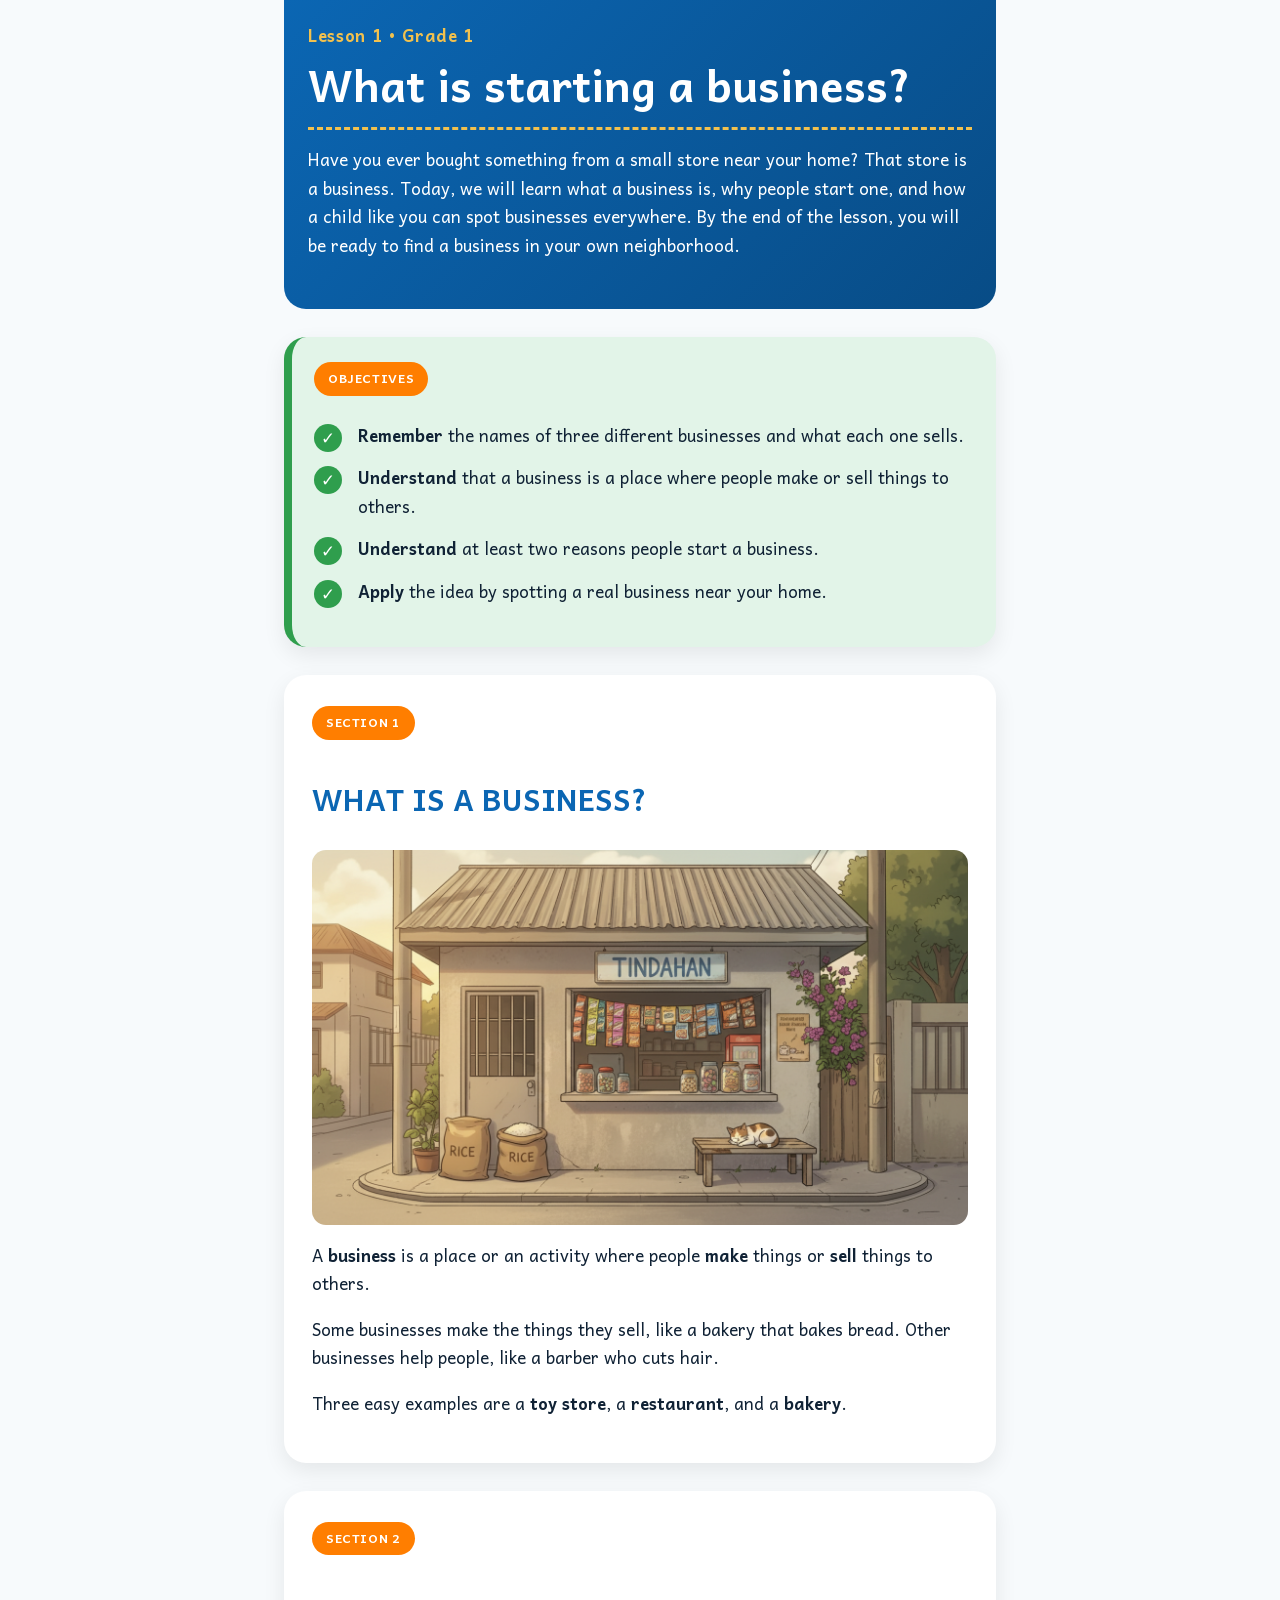
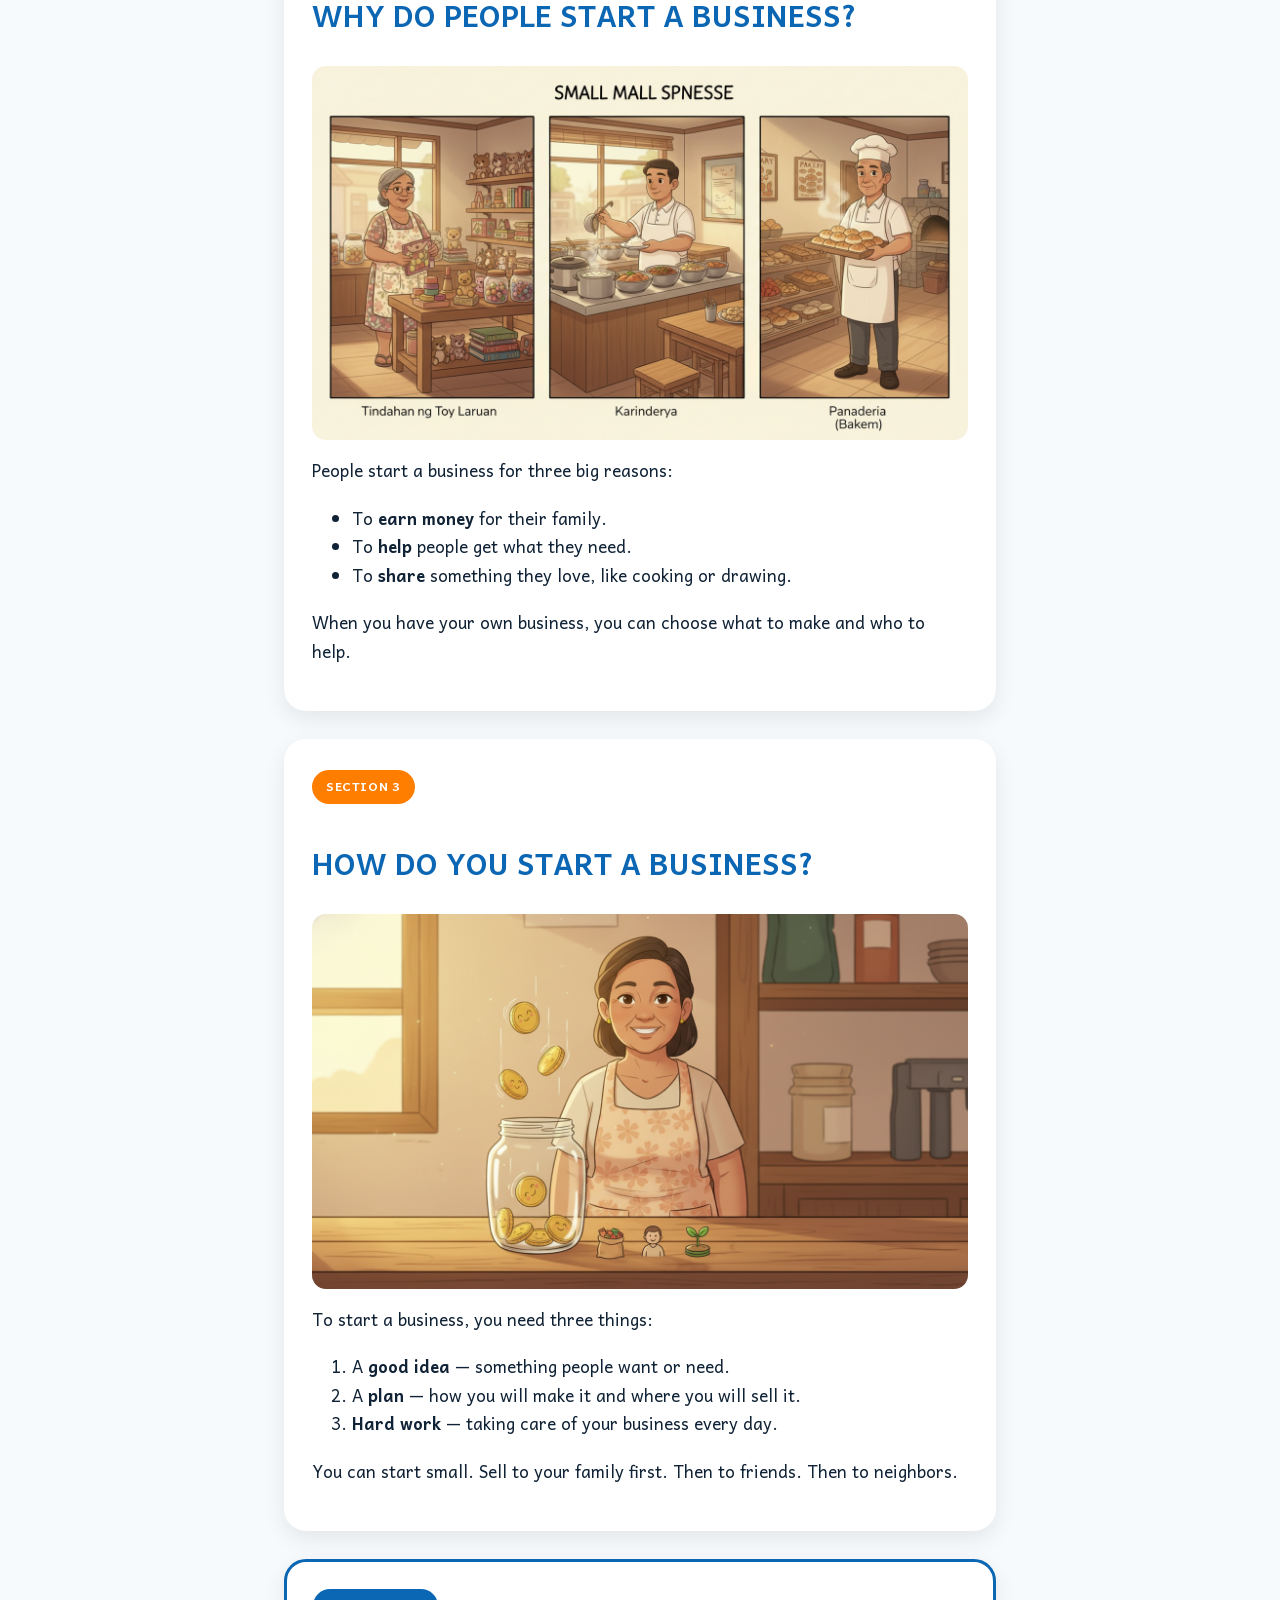
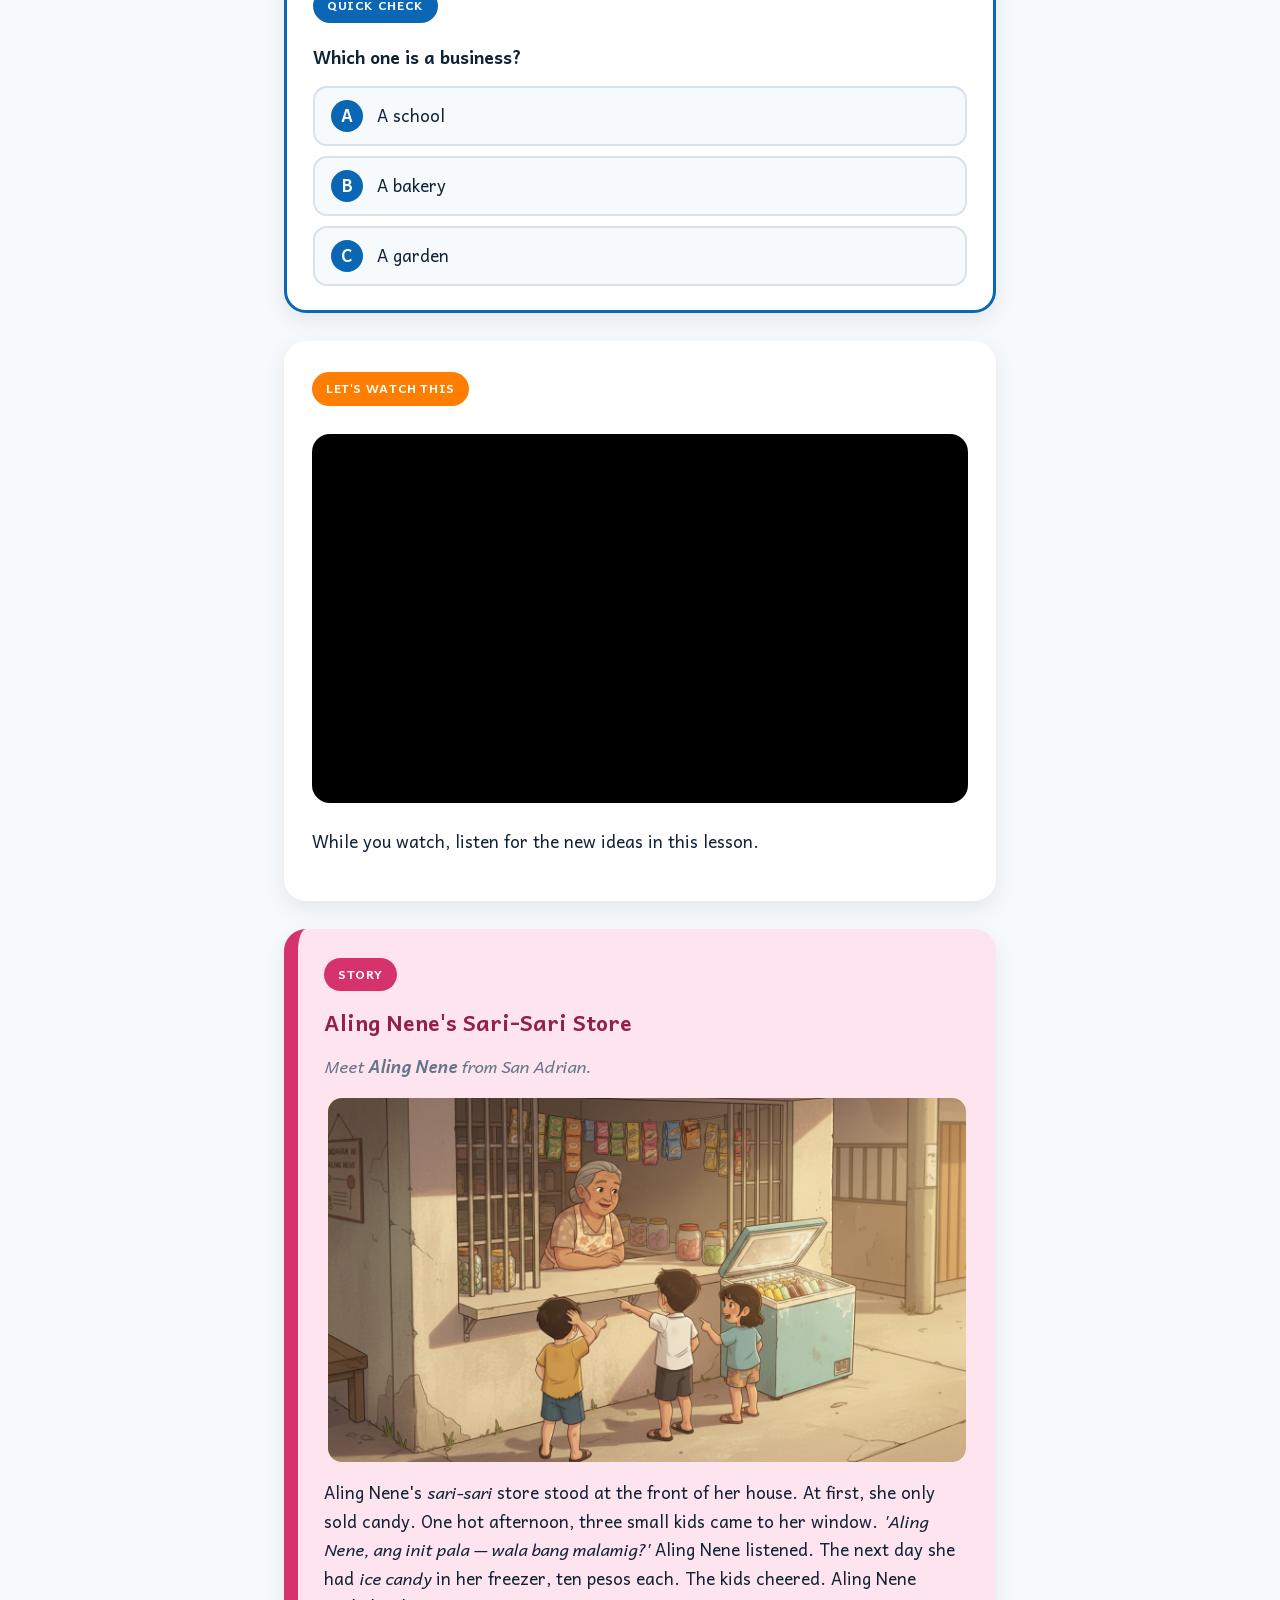
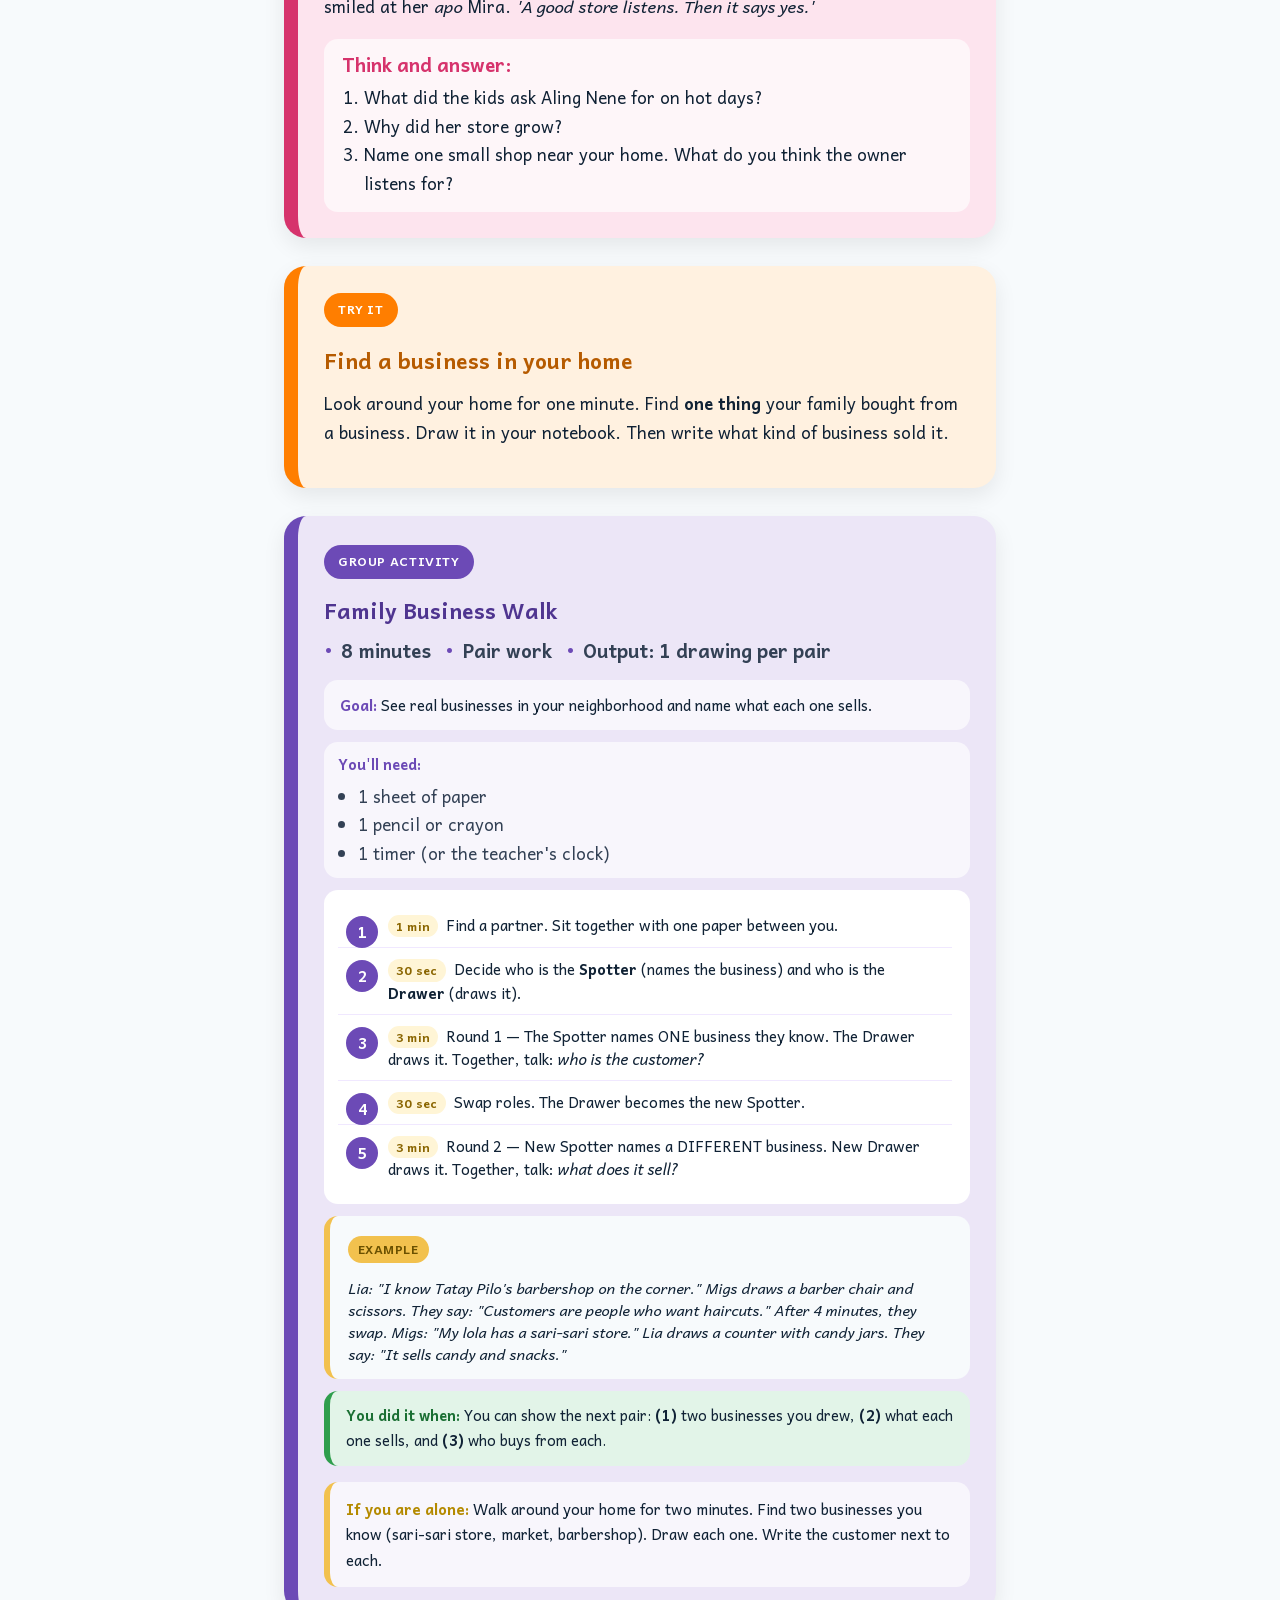
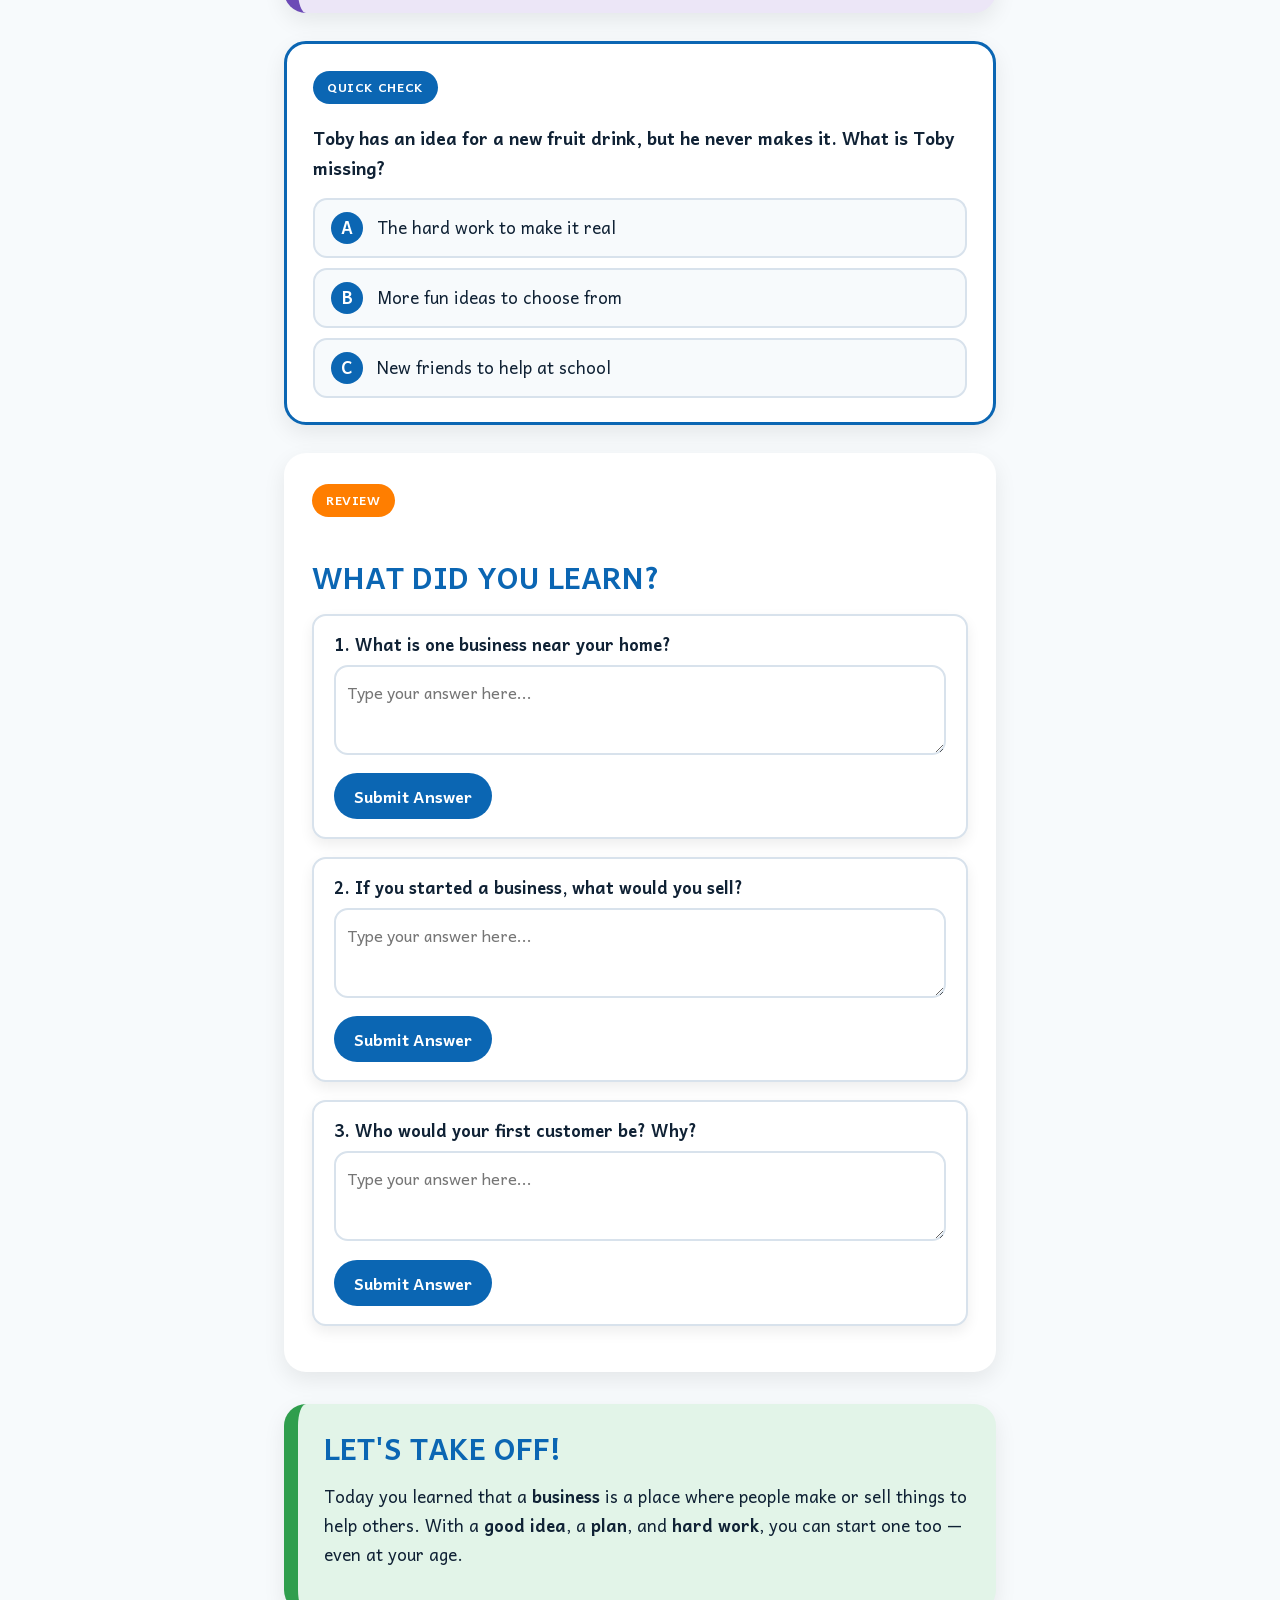
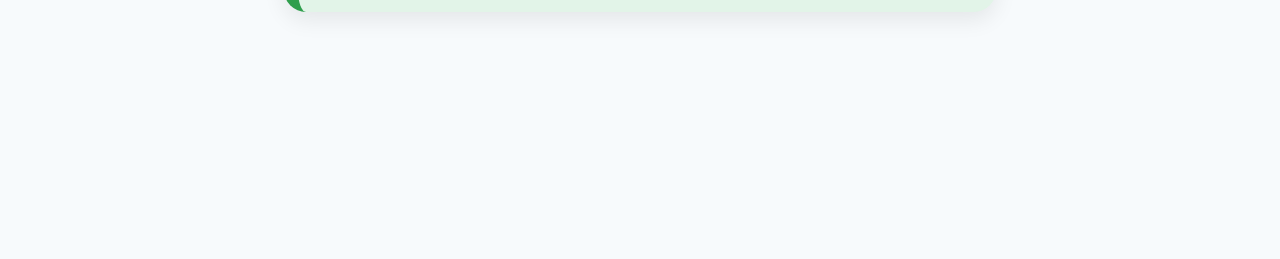
<file: index.html>
<!DOCTYPE html>
<html lang="en">
<head>
  <meta charset="UTF-8" />
  <meta http-equiv="refresh" content="0; url=G1_Lesson_01_v2.1.html" />
  <title>Startupreneur — Pilot</title>
  <link rel="preconnect" href="https://fonts.googleapis.com" />
  <link rel="preconnect" href="https://fonts.gstatic.com" crossorigin />
  <link href="https://fonts.googleapis.com/css2?family=Andika:wght@400;700&display=swap" rel="stylesheet" />
  <style>
    body {
      font-family: 'Andika', system-ui, sans-serif;
      max-width: 640px;
      margin: 4rem auto;
      padding: 0 1.5rem;
      color: #222;
      line-height: 1.6;
    }
    h1 { font-size: 1.6rem; margin-bottom: 0.5rem; }
    .muted { color: #666; font-size: 0.95rem; }
    a.btn {
      display: inline-block;
      margin-top: 1.2rem;
      padding: 0.7rem 1.2rem;
      background: #2563eb;
      color: white;
      text-decoration: none;
      border-radius: 6px;
      font-weight: 700;
    }
    a.btn:hover { background: #1d4ed8; }
  </style>
</head>
<body>
  <h1>Startupreneur — GitHub Pages pilot</h1>
  <p class="muted">Redirecting to G1 Lesson 01… If you're not redirected automatically, click below.</p>
  <a class="btn" href="G1_Lesson_01_v2.1.html">Open G1 Lesson 01</a>
</body>
</html>
</file>
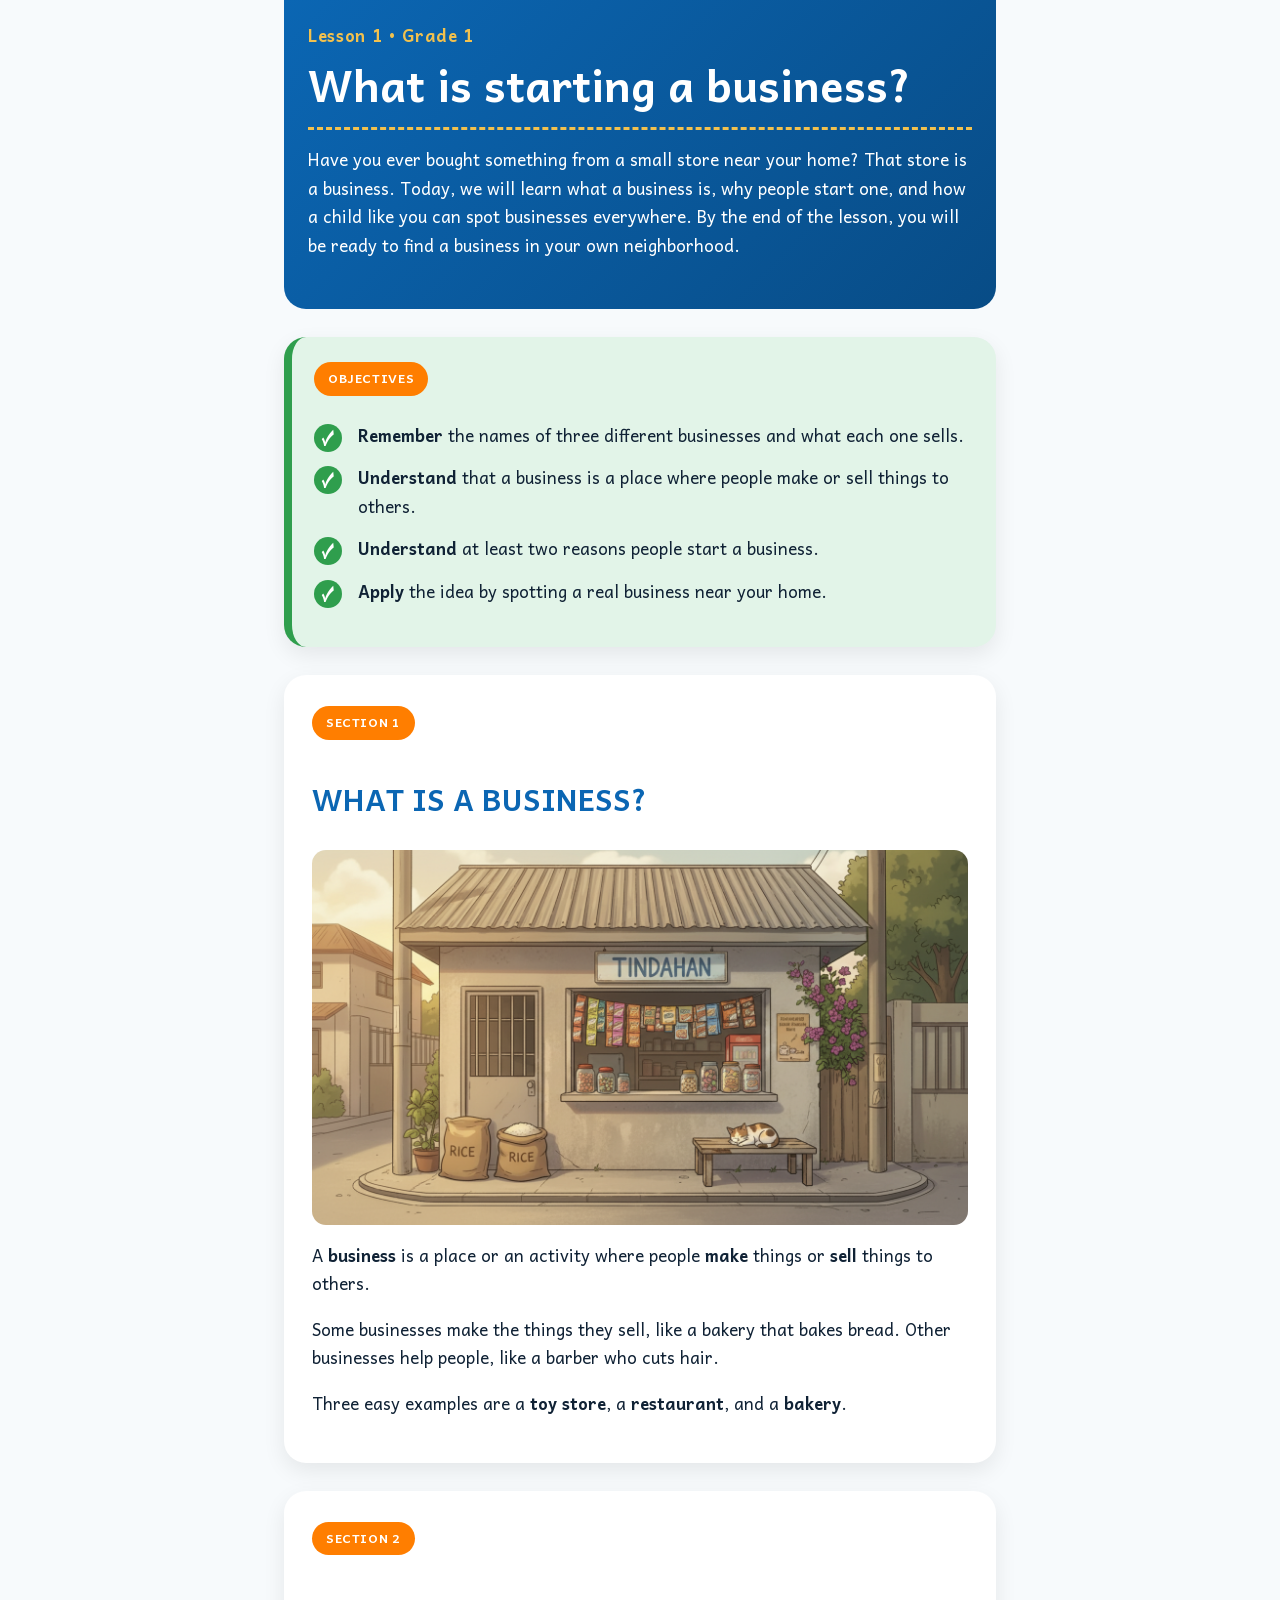
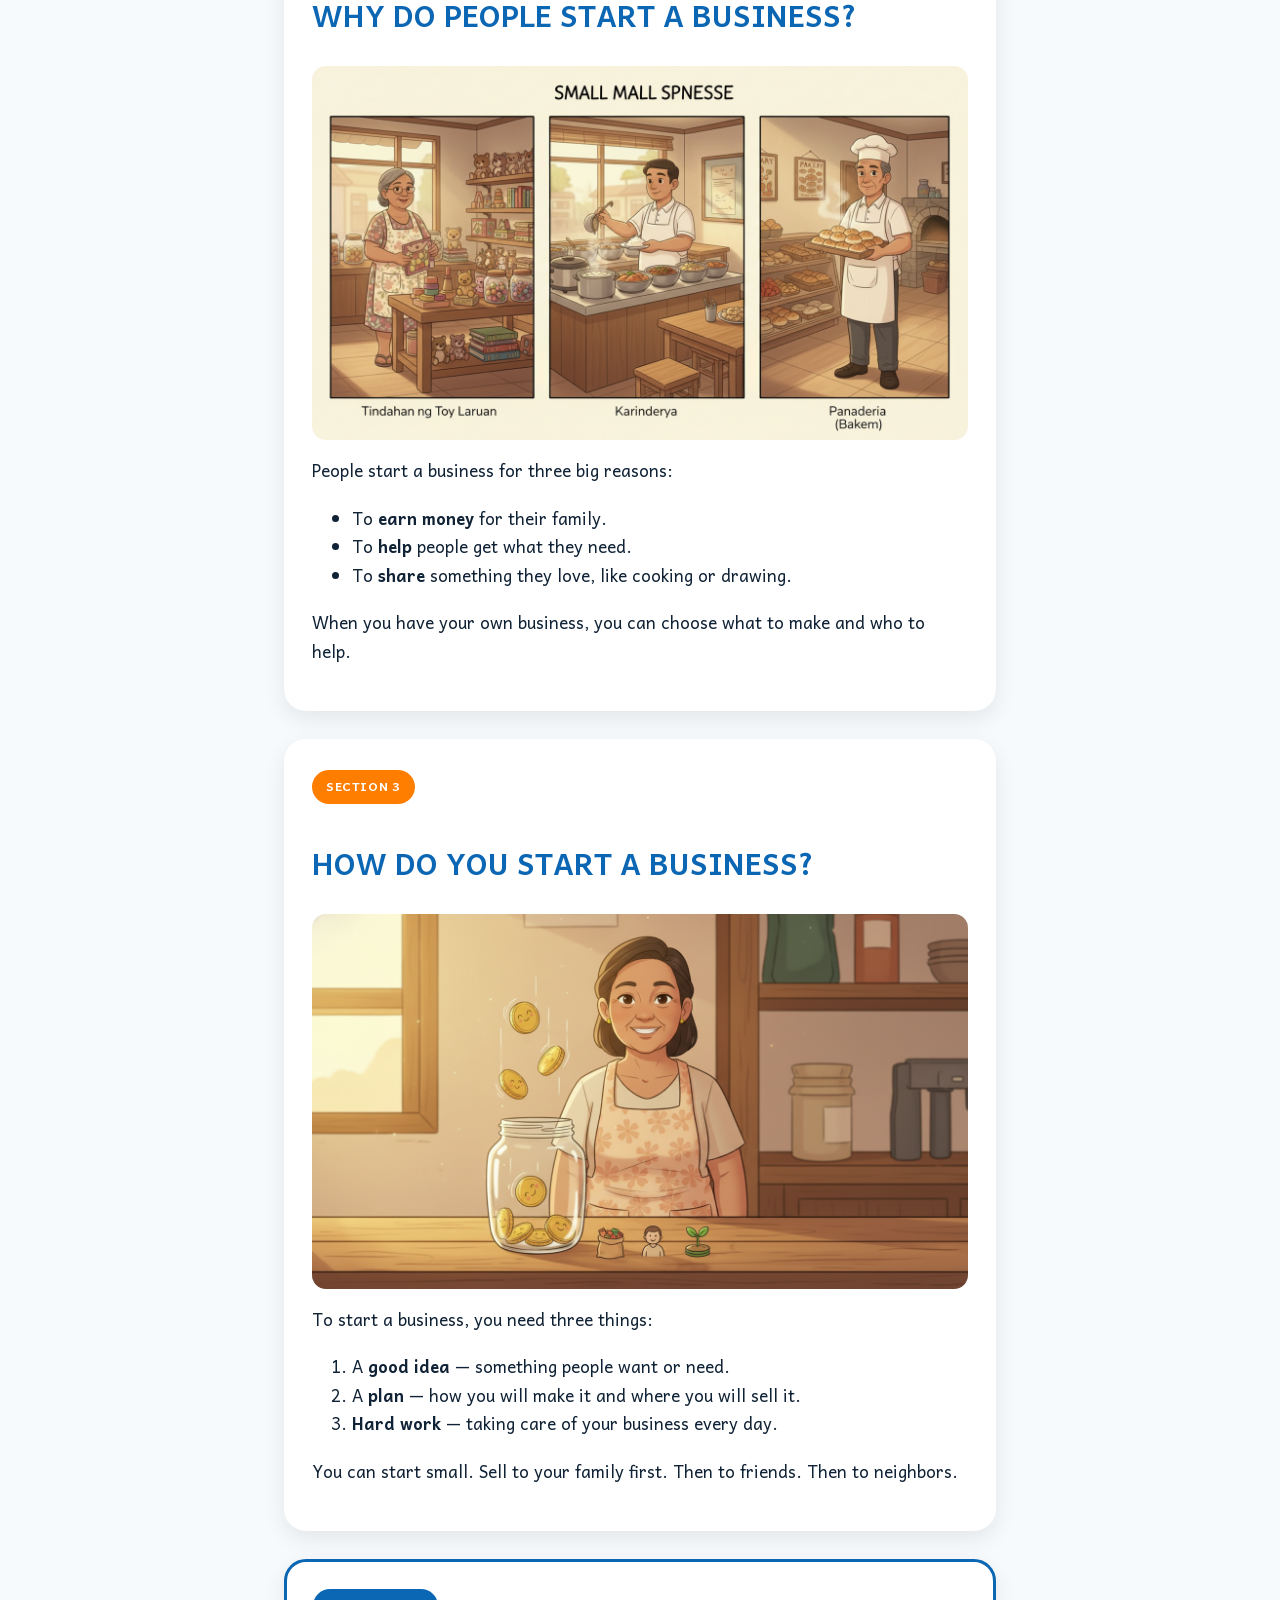
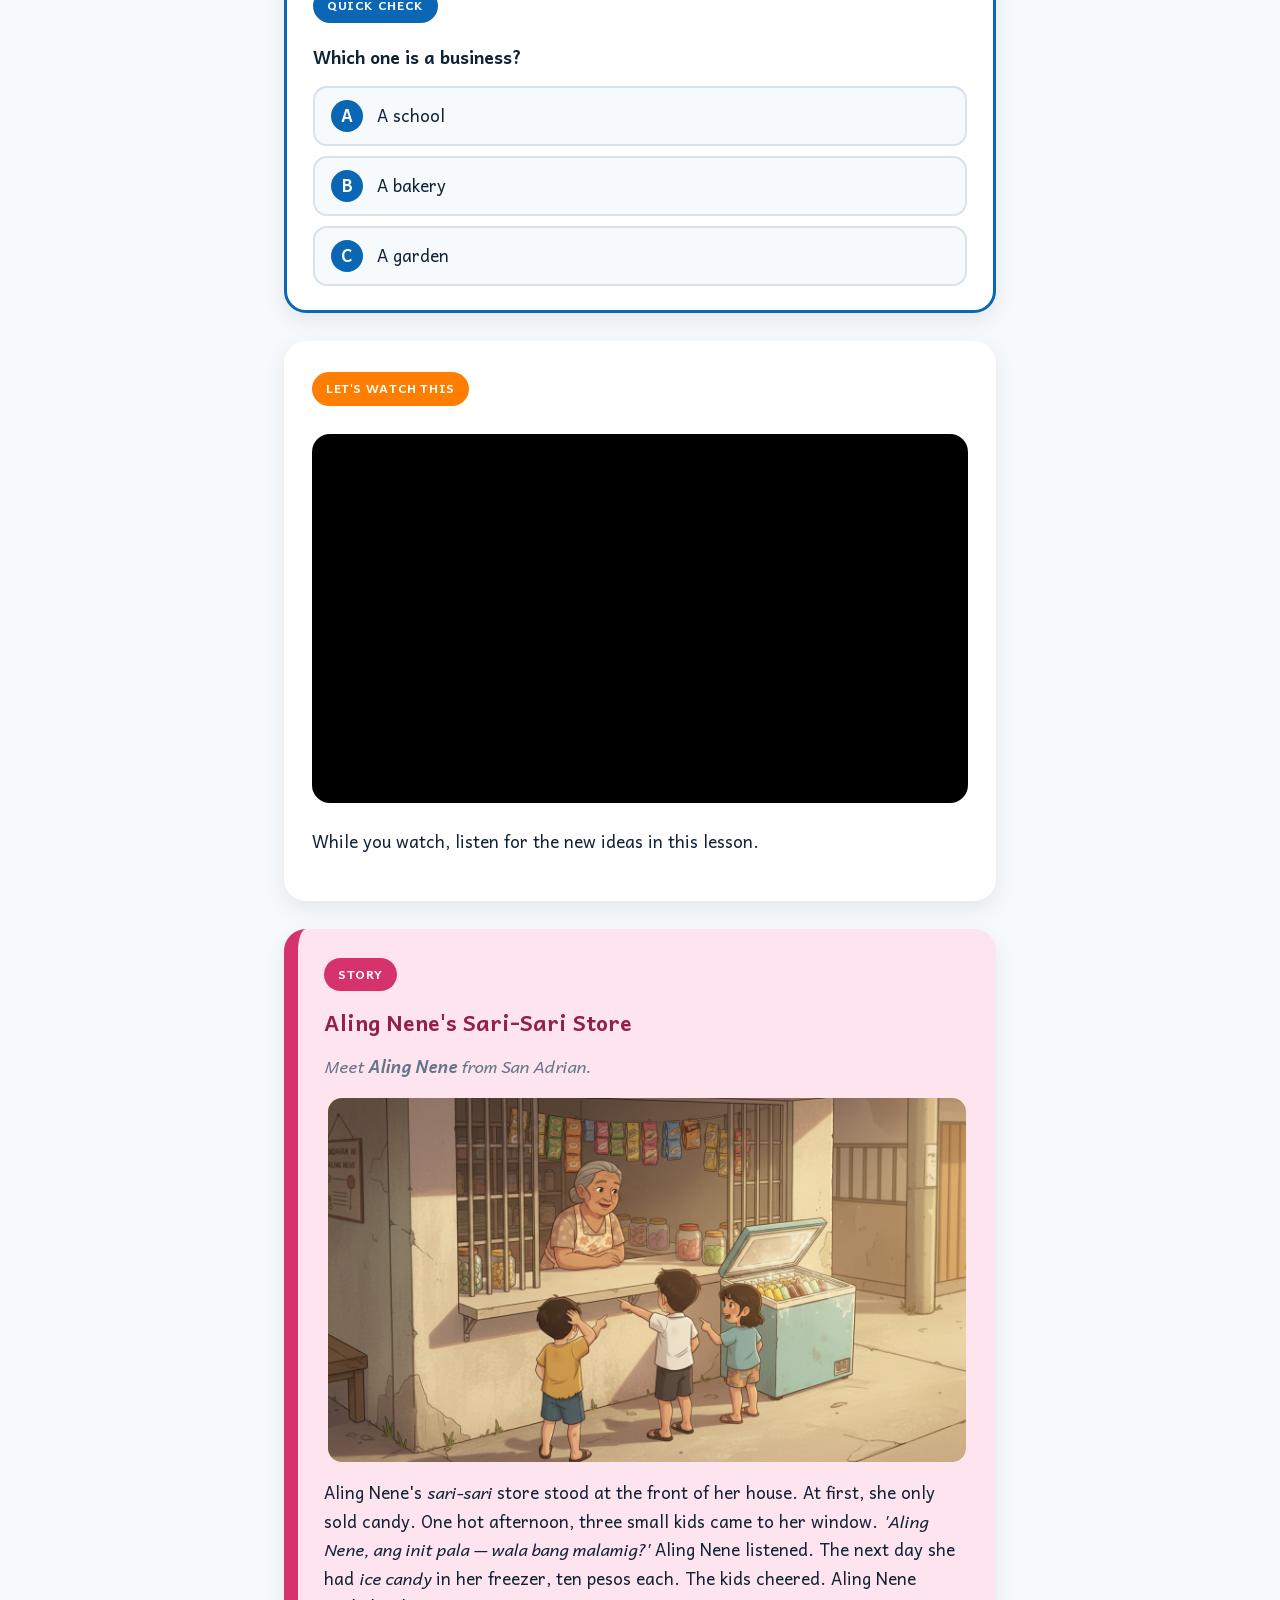
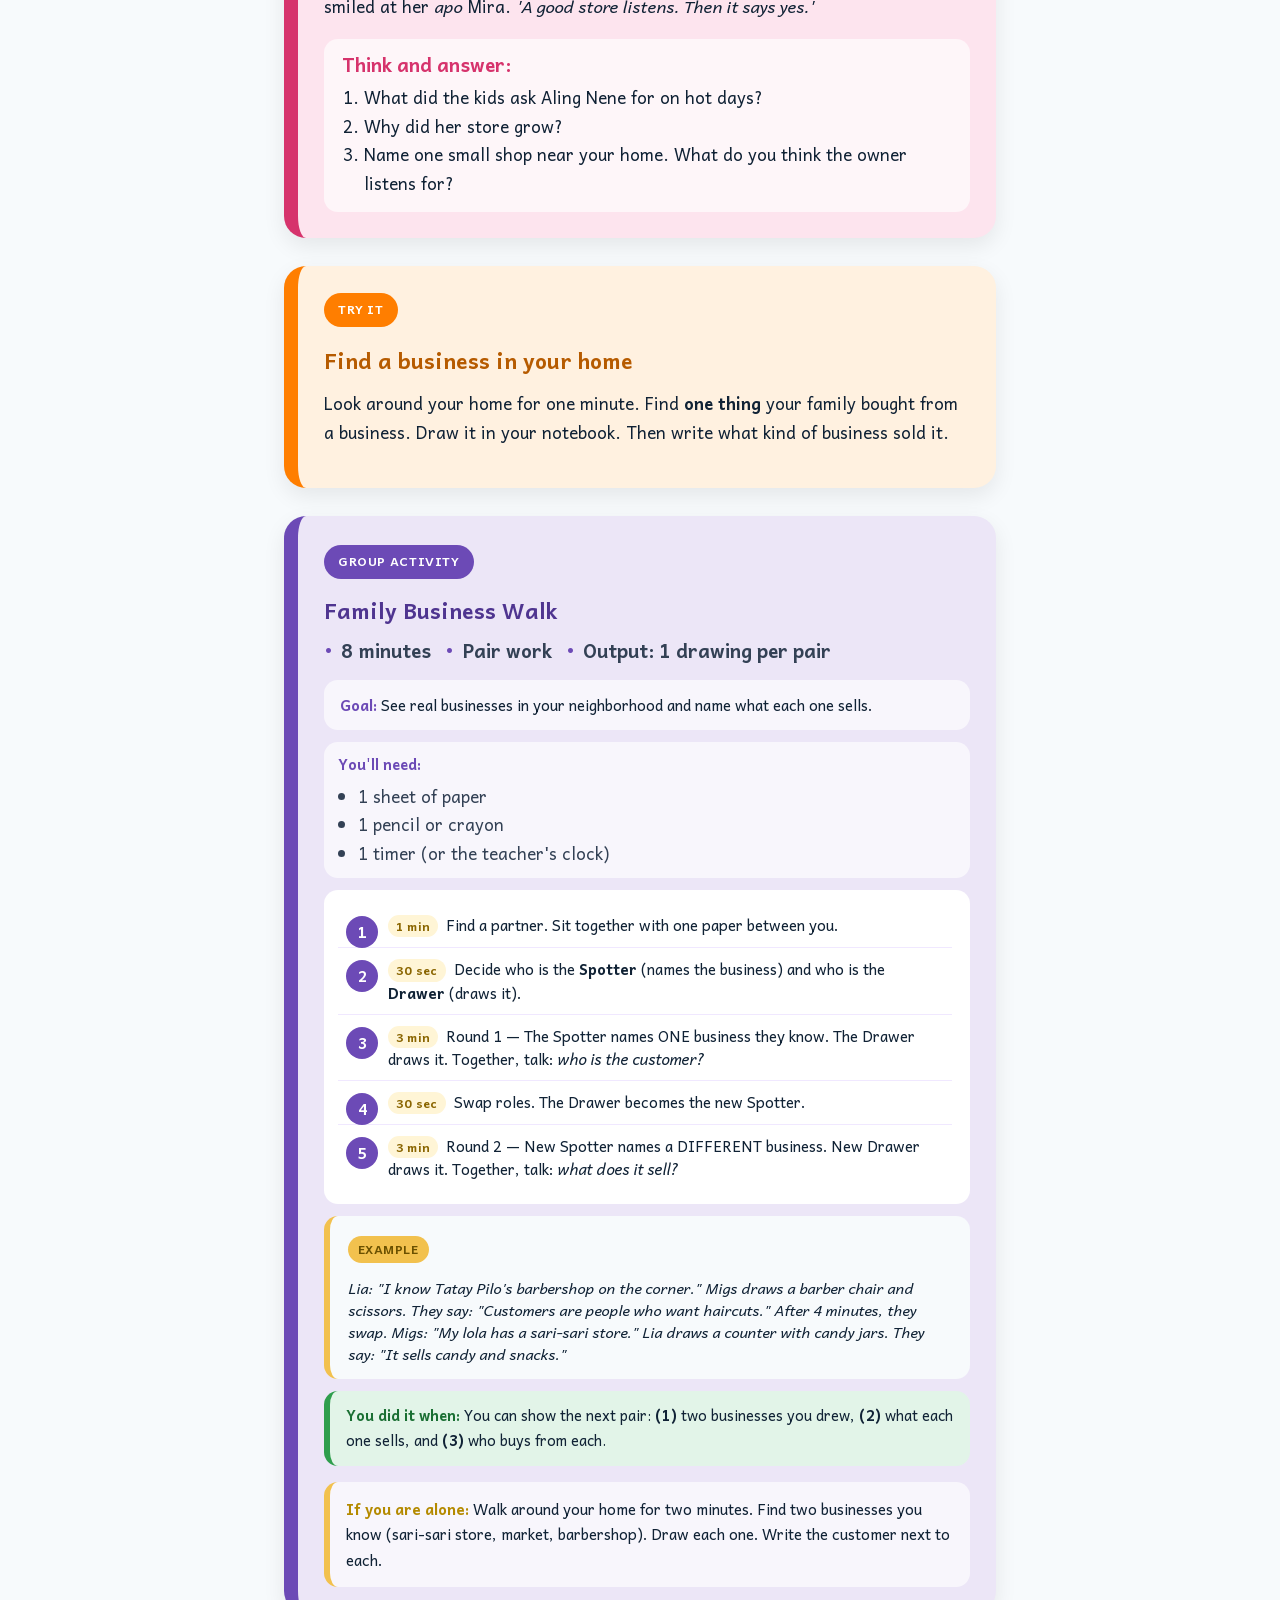
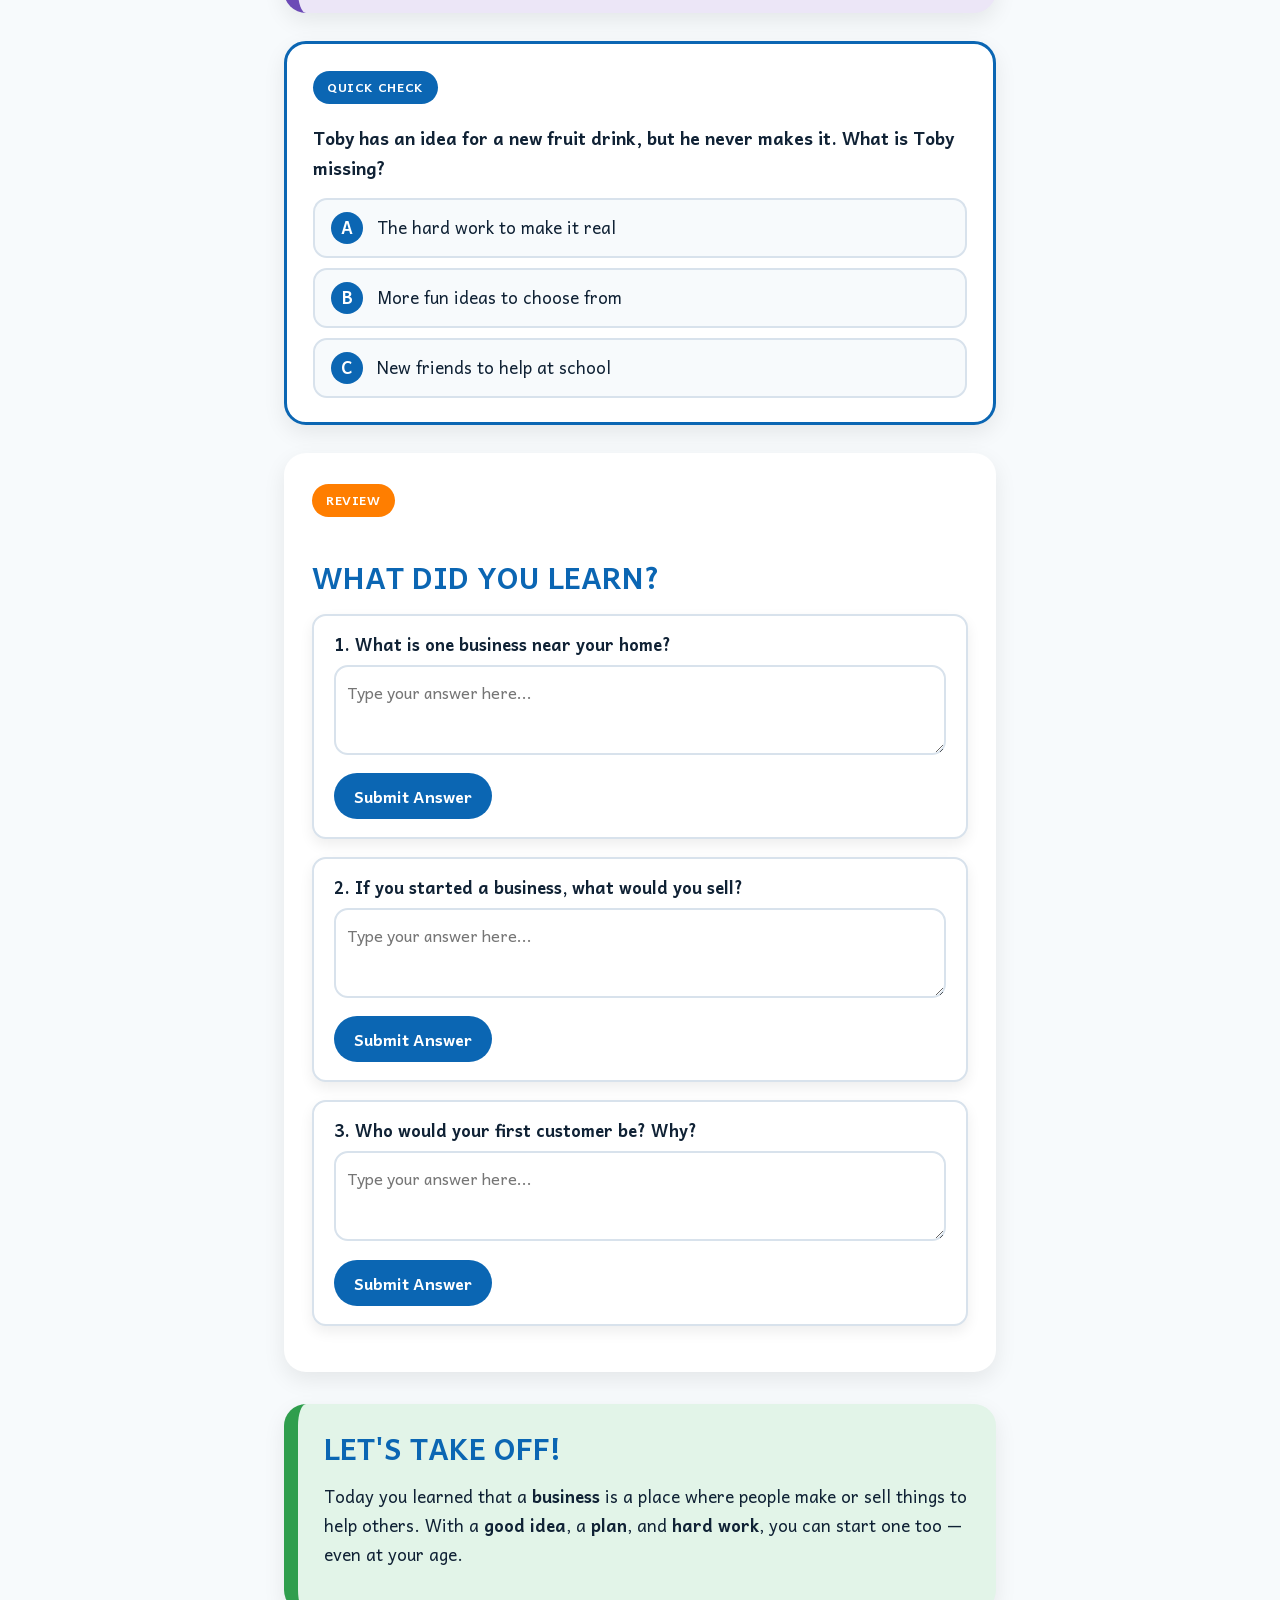
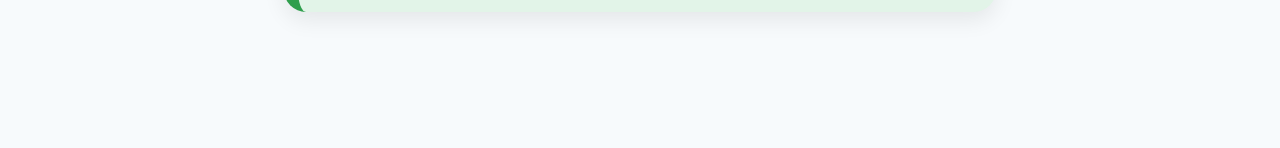
<file: G1_Lesson_01_v2.1.html>
<!DOCTYPE html>
<html lang="en">
<head>
  <meta charset="UTF-8" />
  <meta name="viewport" content="width=device-width, initial-scale=1.0" />
<meta name="referrer" content="strict-origin-when-cross-origin"/>
<link rel="preconnect" href="https://fonts.googleapis.com">
<link rel="preconnect" href="https://fonts.gstatic.com" crossorigin>
<link rel="stylesheet" href="https://fonts.googleapis.com/css2?family=Andika:ital,wght@0,400;0,700;1,400;1,700&display=swap">

  <title>Lesson 1 — What is starting a business?</title>
  <!-- Companion video script: /000 Videos/Video Scripts/Scripts/G01/g01_s01.md -->
<link rel="stylesheet" href="lesson_v3.css" />
</head>
<body>
  <div class="container">

    <header class="lesson-header">
      <p class="lesson-number">Lesson 1 • Grade 1</p>
      <div class="lh-inner">
        <h1 class="lh-title">What is starting a business?</h1>
      </div>
      <hr class="lesson-divider">
      <p>Have you ever bought something from a small store near your home? That store is a business. Today, we will learn what a business is, why people start one, and how a child like you can spot businesses everywhere. By the end of the lesson, you will be ready to find a business in your own neighborhood.</p>
    </header>

    <div class="objective-card">
      <div class="section-label">Objectives</div>
      <ul class="checklist">
        <li><b>Remember</b> the names of three different businesses and what each one sells.</li>
        <li><b>Understand</b> that a business is a place where people make or sell things to others.</li>
        <li><b>Understand</b> at least two reasons people start a business.</li>
        <li><b>Apply</b> the idea by spotting a real business near your home.</li>
      </ul>
    </div>

    <section class="section-block">
      <div class="section-label">Section 1</div>
      <h2>WHAT IS A BUSINESS?</h2>
      <img src="images/Store.png" alt="WHAT IS A BUSINESS?" class="story-photo">
      <p>A <b>business</b> is a place or an activity where people <b>make</b> things or <b>sell</b> things to others.</p>
      <p>Some businesses make the things they sell, like a bakery that bakes bread. Other businesses help people, like a barber who cuts hair.</p>
      <p>Three easy examples are a <b>toy store</b>, a <b>restaurant</b>, and a <b>bakery</b>.</p>
    </section>
    <section class="section-block">
      <div class="section-label">Section 2</div>
      <h2>WHY DO PEOPLE START A BUSINESS?</h2>
      <img src="images/man_woman.png" alt="WHY DO PEOPLE START A BUSINESS?" class="story-photo">
      <p>People start a business for three big reasons:</p>
      <p><ul><li>To <b>earn money</b> for their family.</li><li>To <b>help</b> people get what they need.</li><li>To <b>share</b> something they love, like cooking or drawing.</li></ul></p>
      <p>When you have your own business, you can choose what to make and who to help.</p>
    </section>
    <section class="section-block">
      <div class="section-label">Section 3</div>
      <h2>HOW DO YOU START A BUSINESS?</h2>
      <img src="images/profit.png" alt="HOW DO YOU START A BUSINESS?" class="story-photo">
      <p>To start a business, you need three things:</p>
      <p><ol><li>A <b>good idea</b> — something people want or need.</li><li>A <b>plan</b> — how you will make it and where you will sell it.</li><li><b>Hard work</b> — taking care of your business every day.</li></ol></p>
      <p>You can start small. Sell to your family first. Then to friends. Then to neighbors.</p>
    </section>




    <div class="mcq-card" data-correct="B" id="mcq-1-1">
      <div class="section-label">Quick check</div>
      <p class="mcq-stem">Which one is a business?</p>
      <ul class="mcq-options">
        <li class="mcq-option" data-letter="A"><span class="mcq-letter">A</span><span>A school</span></li>
        <li class="mcq-option" data-letter="B"><span class="mcq-letter">B</span><span>A bakery</span></li>
        <li class="mcq-option" data-letter="C"><span class="mcq-letter">C</span><span>A garden</span></li>
      </ul>
      <div class="mcq-feedback">
        <span class="mcq-feedback-text">A bakery makes and sells bread, so it is a business.</span>
      </div>
    </div>


    <section class="section-block">
      <div class="section-label">Let's watch this</div>
      <iframe src="https://www.youtube-nocookie.com/embed/6fKVyeGdKxY" title="YouTube video player" frameborder="0" allow="accelerometer; autoplay; clipboard-write; encrypted-media; gyroscope; picture-in-picture; web-share" referrerpolicy="strict-origin-when-cross-origin" allowfullscreen></iframe>
      <p>While you watch, listen for the new ideas in this lesson.</p>
    </section>


    <div class="case-study-card">
      <div class="section-label">Story</div>
      <h3>Aling Nene's Sari-Sari Store</h3>
      <p class="cs-protagonist">Meet <b>Aling Nene</b> from San Adrian.</p>
      <img src="images/g01_l01_case_aling_nene.png" alt="Aling Nene's Sari-Sari Store" class="story-photo">
      <p>Aling Nene's <i>sari-sari</i> store stood at the front of her house. At first, she only sold candy. One hot afternoon, three small kids came to her window. <i>'Aling Nene, ang init pala — wala bang malamig?'</i> Aling Nene listened. The next day she had <i>ice candy</i> in her freezer, ten pesos each. The kids cheered. Aling Nene smiled at her <i>apo</i> Mira. <i>'A good store listens. Then it says yes.'</i></p>
      <div class="cs-questions">
        <h4>Think and answer:</h4>
        <ol>
          <li>What did the kids ask Aling Nene for on hot days?</li>
          <li>Why did her store grow?</li>
          <li>Name one small shop near your home. What do you think the owner listens for?</li>
        </ol>
      </div>
    </div>


    <div class="try-it-card">
      <div class="section-label">Try it</div>
      <h3>Find a business in your home</h3>
      <p>Look around your home for one minute. Find <b>one thing</b> your family bought from a business. Draw it in your notebook. Then write what kind of business sold it.</p>
    </div>


    <div class="group-activity-card">
      <div class="section-label">Group activity</div>
      <h3>Family Business Walk</h3>
      <div class="ga-meta">
        <span>8 minutes</span>
        <span>Pair work</span>
        <span>Output: 1 drawing per pair</span>
      </div>

      <div class="ga-goal">
        <strong>Goal:</strong> See real businesses in your neighborhood and name what each one sells.
      </div>
      <div class="ga-materials">
        <strong>You'll need:</strong>
        <ul style="margin:6px 0 0 0;padding-left:20px;"><li>1 sheet of paper</li><li>1 pencil or crayon</li><li>1 timer (or the teacher's clock)</li></ul>
      </div>
      <ol class="ga-steps">
        <li><span class="ga-time">1 min</span>Find a partner. Sit together with one paper between you.</li>
        <li><span class="ga-time">30 sec</span>Decide who is the <b>Spotter</b> (names the business) and who is the <b>Drawer</b> (draws it).</li>
        <li><span class="ga-time">3 min</span>Round 1 — The Spotter names ONE business they know. The Drawer draws it. Together, talk: <i>who is the customer?</i></li>
        <li><span class="ga-time">30 sec</span>Swap roles. The Drawer becomes the new Spotter.</li>
        <li><span class="ga-time">3 min</span>Round 2 — New Spotter names a DIFFERENT business. New Drawer draws it. Together, talk: <i>what does it sell?</i></li>
      </ol>
      <div class="ga-example">
        <span class="ga-example-label">Example</span>
        <p class="ga-dialogue">Lia: "I know Tatay Pilo's barbershop on the corner." Migs draws a barber chair and scissors. They say: "Customers are people who want haircuts." After 4 minutes, they swap. Migs: "My lola has a sari-sari store." Lia draws a counter with candy jars. They say: "It sells candy and snacks."</p>
      </div>
      <div class="ga-success">
        <strong>You did it when:</strong> You can show the next pair: <b>(1)</b> two businesses you drew, <b>(2)</b> what each one sells, and <b>(3)</b> who buys from each.
      </div>
      <div class="ga-solo">
        <strong>If you are alone:</strong> Walk around your home for two minutes. Find two businesses you know (sari-sari store, market, barbershop). Draw each one. Write the customer next to each.
      </div>
    </div>


    <div class="mcq-card" data-correct="A" id="mcq-1-2">
      <div class="section-label">Quick check</div>
      <p class="mcq-stem">Toby has an idea for a new fruit drink, but he never makes it. What is Toby missing?</p>
      <ul class="mcq-options">
        <li class="mcq-option" data-letter="A"><span class="mcq-letter">A</span><span>The hard work to make it real</span></li>
        <li class="mcq-option" data-letter="B"><span class="mcq-letter">B</span><span>More fun ideas to choose from</span></li>
        <li class="mcq-option" data-letter="C"><span class="mcq-letter">C</span><span>New friends to help at school</span></li>
      </ul>
      <div class="mcq-feedback">
        <span class="mcq-feedback-text">An idea alone is not enough — Toby needs the hard work to turn his idea into a real business.</span>
      </div>
    </div>

    <section class="section-block">
      <div class="section-label">Review</div>
      <h2>WHAT DID YOU LEARN?</h2>

      <div class="answer-card">
        <h4>1. What is one business near your home?</h4>
        <textarea class="answer-textarea" placeholder="Type your answer here..."></textarea>
        <div class="answer-actions">
          <button class="answer-submit">Submit Answer</button>
          <div class="submit-success">✓ Answer submitted</div>
        </div>
      </div>

      <div class="answer-card">
        <h4>2. If you started a business, what would you sell?</h4>
        <textarea class="answer-textarea" placeholder="Type your answer here..."></textarea>
        <div class="answer-actions">
          <button class="answer-submit">Submit Answer</button>
          <div class="submit-success">✓ Answer submitted</div>
        </div>
      </div>

      <div class="answer-card">
        <h4>3. Who would your first customer be? Why?</h4>
        <textarea class="answer-textarea" placeholder="Type your answer here..."></textarea>
        <div class="answer-actions">
          <button class="answer-submit">Submit Answer</button>
          <div class="submit-success">✓ Answer submitted</div>
        </div>
      </div>
    </section>


    <section class="callout callout-action">
      <h2>LET&#x27;S TAKE OFF!</h2>
      <p>Today you learned that a <b>business</b> is a place where people make or sell things to help others. With a <b>good idea</b>, a <b>plan</b>, and <b>hard work</b>, you can start one too — even at your age.</p>
    </section>

  </div>

  <script>
    document.querySelectorAll('.mcq-card').forEach(card => {
      const correct = (card.dataset.correct || '').toUpperCase();
      card.querySelectorAll('.mcq-option').forEach(opt => {
        opt.addEventListener('click', () => {
          const picked = (opt.dataset.letter || '').toUpperCase();
          card.querySelectorAll('.mcq-option').forEach(o => o.classList.remove('is-correct','is-wrong'));
          card.classList.remove('feedback-correct','feedback-wrong');
          if (picked === correct) {
            opt.classList.add('is-correct');
            card.classList.add('feedback-correct');
          } else {
            opt.classList.add('is-wrong');
            const right = card.querySelector(`.mcq-option[data-letter="${correct}"]`);
            if (right) right.classList.add('is-correct');
            card.classList.add('feedback-wrong');
          }
        });
      });
    });

    document.querySelectorAll('.answer-submit').forEach(btn => {
      btn.addEventListener('click', function () {
        const msg = this.parentElement.querySelector('.submit-success');
        if (msg) {
          msg.style.display = 'inline';
          setTimeout(() => { msg.style.display = 'none'; }, 3000);
        }
      });
    });
  </script>
</body>
</html>
</file>
<file: lesson_v3.css>
/* =========================================================
   STARTUPRENEUR — GRADE 1 (v2) STYLESHEET
   - Body type: Andika (single-storey letterforms — supports early-reader recognition for K-3; kept across grades for typographic consistency. Not a DepEd-mandated font.)
   - New components: MCQ card, group activity, case study,
     reflection card, try-it callout, think-box
   - Larger base font for early readers
   ========================================================= */

/* Andika is open-licensed and designed for early readers. */
@import url('https://fonts.googleapis.com/css2?family=Andika:wght@400;700&display=swap');
/* =========================================================
   LOCAL ANDIKA FONT FILES (in fonts/ folder)
   ========================================================= */
@font-face {
  font-family: "Andika";
  font-style: normal;
  font-weight: 400;
  font-display: swap;
  src: url("fonts/Andika-Regular.woff2") format("woff2");
}
@font-face {
  font-family: "Andika";
  font-style: normal;
  font-weight: 700;
  font-display: swap;
  src: url("fonts/Andika-Bold.woff2") format("woff2");
}
@font-face {
  font-family: "Andika";
  font-style: italic;
  font-weight: 400;
  font-display: swap;
  src: url("fonts/Andika-Italic.woff2") format("woff2");
}
@font-face {
  font-family: "Andika";
  font-style: italic;
  font-weight: 700;
  font-display: swap;
  src: url("fonts/Andika-BoldItalic.woff2") format("woff2");
}


/* =========================================================
   VARIABLES
   ========================================================= */
:root {
  --brand: #0b66b3;
  --brand-dark: #084c86;
  --brand-green: #2f9e4d;
  --brand-green-soft: #e2f4e8;
  --brand-orange: #ff7e00;
  --brand-orange-soft: #fff1e0;
  --brand-purple: #6c4ab6;
  --brand-purple-soft: #ece6f7;
  --brand-pink: #d6336c;
  --brand-pink-soft: #fde4ee;
  --brand-yellow: #f2c14e;
  --brand-yellow-soft: #fff5d6;

  --ink-900: #102235;
  --ink-700: #334155;
  --ink-500: #64748b;

  --paper: #ffffff;
  --paper-alt: #f7fafc;

  --shadow-soft: 0 8px 22px rgba(0, 0, 0, 0.08);
  --shadow-card: 0 6px 14px rgba(0, 0, 0, 0.07);

  --radius-lg: 22px;
  --radius-md: 14px;
  --page-pad: 24px;

  /* Single-storey font for early-reader letterforms, with Comic Sans MS fallback */
  --font-ui: "Andika", "Sassoon Primary", "Comic Sans MS", "Segoe UI", system-ui, sans-serif;
}

/* =========================================================
   BASE
   ========================================================= */
*,
*::before,
*::after {
  box-sizing: border-box;
}

body {
  margin: 0 auto 64px;
  max-width: 900px;
  background: var(--paper-alt);
  color: var(--ink-900);
  font-family: var(--font-ui);
  font-size: 19px;        /* up from 18 — early readers */
  line-height: 1.7;
}

.container {
  padding: 0 var(--page-pad) 40px;
  max-width: 760px;
  margin: 0 auto;
}

/* =========================================================
   TYPOGRAPHY
   ========================================================= */
h1, h2, h3, h4 {
  font-family: var(--font-ui);
  font-weight: 700;
  line-height: 1.25;
}

h1 {
  font-size: clamp(1.9rem, 5.5vw, 2.7rem);
}

h2 {
  font-size: clamp(1.35rem, 4vw, 1.85rem);
  color: var(--brand);
  margin: 1em 0 0.5em;
}

h3 {
  font-size: clamp(1.15rem, 3vw, 1.35rem);
  color: var(--brand-dark);
}

p, li {
  font-size: 1.05rem;
}

/* =========================================================
   HEADER
   ========================================================= */
.lesson-header {
  padding: 22px var(--page-pad) 32px;
  margin-bottom: 28px;
  background: linear-gradient(135deg, var(--brand), var(--brand-dark));
  color: #ffffff;
  border-radius: 0 0 var(--radius-lg) var(--radius-lg);
}

.lesson-number {
  font-weight: 700;
  color: var(--brand-yellow);
  margin: 0 0 6px;
  letter-spacing: 0.04em;
}

.lesson-divider {
  border: none;
  border-top: 3px dashed var(--brand-yellow);
  margin: 16px 0;
}

.lh-title {
  margin: 0;
}

/* =========================================================
   SECTION LABEL CHIP
   ========================================================= */
.section-label {
  display: inline-block;
  padding: 6px 14px;
  margin-bottom: 12px;
  font-size: 0.78rem;
  font-weight: 700;
  letter-spacing: 0.05em;
  background: var(--brand-orange);
  color: #ffffff;
  border-radius: 999px;
  text-transform: uppercase;
}

/* =========================================================
   SECTION BLOCK
   ========================================================= */
.section-block {
  margin: 28px 0;
  padding: 28px;
  background: var(--paper);
  border-radius: var(--radius-lg);
  box-shadow: var(--shadow-soft);
}

.section-block img {
  width: 100%;
  height: auto;
  border-radius: 18px;
  margin: 18px 0;
  display: block;
  box-shadow: 0 6px 14px rgba(0, 0, 0, 0.10);
}

.section-block img.story-photo {
  margin: 32px auto 16px;
  border-radius: 0 !important;
  box-shadow: none !important;
  background: transparent !important;
}

/* =========================================================
   OBJECTIVES (existing pattern, refined)
   ========================================================= */
.objective-card {
  padding: 22px;
  margin: 24px 0;
  background: var(--brand-green-soft);
  border-radius: var(--radius-lg);
  box-shadow: var(--shadow-soft);
  border-left: 8px solid var(--brand-green);
}

ul.checklist {
  list-style: none;
  padding: 0;
  margin-top: 12px;
}

ul.checklist li {
  position: relative;
  padding-left: 44px;
  margin: 14px 0;
}

ul.checklist li::before {
  content: "✓";
  position: absolute;
  left: 0;
  top: 2px;
  width: 28px;
  height: 28px;
  background: var(--brand-green);
  color: #ffffff;
  border-radius: 50%;
  display: grid;
  place-items: center;
  font-weight: 900;
}

/* =========================================================
   VIDEO IFRAME / VIDEO
   ========================================================= */
iframe, video {
  width: 100%;
  aspect-ratio: 16 / 9;
  height: auto;
  border-radius: 18px;
  border: none;
  margin-top: 16px;
  background: #000;
}

/* =========================================================
   GENERIC CALLOUT
   ========================================================= */
.callout {
  margin: 32px 0;
  padding: 26px;
  border-radius: var(--radius-lg);
  box-shadow: var(--shadow-soft);
}

.callout h2,
.callout h3 {
  margin-top: 0;
}

.callout-action {
  background: var(--brand-green-soft);
  border-left: 14px solid var(--brand-green);
}

.callout-think {
  background: var(--brand-purple-soft);
  border-left: 14px solid var(--brand-purple);
}

.callout-quote {
  background: var(--brand-yellow-soft);
  border-left: 14px solid var(--brand-yellow);
}

.callout-quote blockquote {
  margin: 0 0 10px;
  font-style: italic;
  color: var(--ink-700);
}

/* =========================================================
   TRY-IT CARD  (NEW)
   ========================================================= */
.try-it-card {
  margin: 28px 0;
  padding: 24px 26px;
  background: var(--brand-orange-soft);
  border-left: 14px solid var(--brand-orange);
  border-radius: var(--radius-lg);
  box-shadow: var(--shadow-soft);
}

.try-it-card .section-label {
  background: var(--brand-orange);
}

.try-it-card h3 {
  margin: 8px 0 12px;
  color: #b65b00;
}

/* =========================================================
   MCQ CARD  (NEW — micro-validation, 3 options for G1)
   ========================================================= */
.mcq-card {
  margin: 28px 0;
  padding: 24px 26px;
  background: var(--paper);
  border: 3px solid var(--brand);
  border-radius: var(--radius-lg);
  box-shadow: var(--shadow-soft);
}

.mcq-card .section-label {
  background: var(--brand);
}

.mcq-card .mcq-stem {
  font-weight: 700;
  font-size: 1.1rem;
  margin: 8px 0 14px;
}

.mcq-card .mcq-options {
  list-style: none;
  padding: 0;
  margin: 0;
  display: grid;
  gap: 10px;
}

.mcq-card .mcq-option {
  display: flex;
  align-items: center;
  gap: 14px;
  padding: 12px 16px;
  background: var(--paper-alt);
  border: 2px solid #d8e2ec;
  border-radius: var(--radius-md);
  cursor: pointer;
  user-select: none;
  font-size: 1.05rem;
}

.mcq-card .mcq-option .mcq-letter {
  width: 32px;
  height: 32px;
  flex: 0 0 32px;
  background: var(--brand);
  color: #ffffff;
  border-radius: 50%;
  display: grid;
  place-items: center;
  font-weight: 700;
}

.mcq-card .mcq-option:hover {
  background: #ecf3fb;
  border-color: var(--brand);
}

.mcq-card .mcq-option.is-correct {
  background: var(--brand-green-soft);
  border-color: var(--brand-green);
}

.mcq-card .mcq-option.is-correct .mcq-letter {
  background: var(--brand-green);
}

.mcq-card .mcq-option.is-wrong {
  background: var(--brand-pink-soft);
  border-color: var(--brand-pink);
}

.mcq-card .mcq-option.is-wrong .mcq-letter {
  background: var(--brand-pink);
}

.mcq-card .mcq-feedback {
  margin-top: 14px;
  padding: 12px 14px;
  border-radius: var(--radius-md);
  font-weight: 600;
  display: none;
}

.mcq-card.feedback-correct .mcq-feedback {
  display: block;
  background: var(--brand-green-soft);
  color: #1f6e36;
}

.mcq-card.feedback-wrong .mcq-feedback {
  display: block;
  background: var(--brand-pink-soft);
  color: #92204b;
}

/* =========================================================
   GROUP ACTIVITY CARD  (NEW)
   ========================================================= */
.group-activity-card {
  margin: 28px 0;
  padding: 26px;
  background: var(--brand-purple-soft);
  border-left: 14px solid var(--brand-purple);
  border-radius: var(--radius-lg);
  box-shadow: var(--shadow-soft);
}

.group-activity-card .section-label {
  background: var(--brand-purple);
}

.group-activity-card h3 {
  color: #4f3590;
  margin: 6px 0 10px;
}

.group-activity-card .ga-meta {
  display: flex;
  flex-wrap: wrap;
  gap: 14px;
  margin: 6px 0 14px;
  font-weight: 600;
  color: var(--ink-700);
}

.group-activity-card .ga-meta span::before {
  content: "•";
  margin-right: 8px;
  color: var(--brand-purple);
}

.group-activity-card .ga-roles {
  background: #ffffffaa;
  padding: 12px 16px;
  border-radius: var(--radius-md);
  margin: 12px 0;
}

.group-activity-card .ga-solo {
  margin-top: 16px;
  padding: 14px 16px;
  background: #ffffffaa;
  border-radius: var(--radius-md);
  font-size: 0.95rem;
  border-left: 6px solid var(--brand-yellow);
}

.group-activity-card .ga-solo strong {
  color: #b48a00;
}

/* =========================================================
   CASE STUDY CARD  (NEW)
   ========================================================= */
.case-study-card {
  margin: 28px 0;
  padding: 26px;
  background: var(--brand-pink-soft);
  border-left: 14px solid var(--brand-pink);
  border-radius: var(--radius-lg);
  box-shadow: var(--shadow-soft);
}

.case-study-card .section-label {
  background: var(--brand-pink);
}

.case-study-card h3 {
  color: #92204b;
  margin: 6px 0 10px;
}

.case-study-card .cs-protagonist {
  font-style: italic;
  color: var(--ink-500);
  margin-bottom: 10px;
}

.case-study-card .cs-questions {
  margin-top: 14px;
  background: #ffffffaa;
  padding: 14px 18px;
  border-radius: var(--radius-md);
}

.case-study-card .cs-questions h4 {
  margin: 0 0 8px;
  color: var(--brand-pink);
}

.case-study-card .cs-questions ol {
  margin: 0;
  padding-left: 22px;
}

/* =========================================================
   REFLECTION / ANSWER CARD  (BACKPORTED FROM G3+)
   ========================================================= */
.answer-card {
  margin: 18px 0;
  padding: 18px 20px;
  background: var(--paper);
  border: 2px solid #d8e2ec;
  border-radius: var(--radius-md);
  box-shadow: var(--shadow-card);
}

.answer-card h4 {
  margin: 0 0 10px;
  font-size: 1.05rem;
  color: var(--ink-900);
}

.answer-textarea {
  width: 100%;
  min-height: 90px;
  padding: 12px;
  border: 2px solid #d8e2ec;
  border-radius: var(--radius-md);
  font-family: inherit;
  font-size: 1rem;
  resize: vertical;
}

.answer-textarea:focus {
  border-color: var(--brand);
  outline: none;
}

.answer-actions {
  display: flex;
  align-items: center;
  gap: 14px;
  margin-top: 10px;
}

.answer-submit {
  background: var(--brand);
  color: #ffffff;
  border: none;
  padding: 10px 20px;
  border-radius: 999px;
  font-weight: 700;
  font-family: inherit;
  font-size: 1rem;
  cursor: pointer;
}

.answer-submit:hover {
  background: var(--brand-dark);
}

.submit-success {
  display: none;
  color: var(--brand-green);
  font-weight: 700;
}

/* =========================================================
   ACCESSIBILITY
   ========================================================= */
:focus-visible {
  outline: 3px solid var(--brand-yellow);
  outline-offset: 3px;
}

@media (prefers-reduced-motion: reduce) {
  *, *::before, *::after {
    animation: none !important;
    transition: none !important;
  }
}

/* =========================================================
   RESPONSIVE
   ========================================================= */
@media (max-width: 600px) {
  body { font-size: 18px; }
  .section-block,
  .objective-card,
  .callout,
  .mcq-card,
  .group-activity-card,
  .case-study-card,
  .try-it-card { padding: 20px; }
}

/* =========================================================
   PRINT
   ========================================================= */
@media print {
  body { max-width: none; margin: 0; font-size: 12pt; color: #000; }
  .lesson-header { background: none !important; color: #000 !important; border-radius: 0; }
  .section-block,
  .objective-card,
  .callout,
  .mcq-card,
  .group-activity-card,
  .case-study-card,
  .try-it-card {
    box-shadow: none;
    border: 1px solid #ccc;
  }
}

/* =========================================================
   ILLUSTRATION PLACEHOLDER CARD (NEW)
   ========================================================= */
.illust-placeholder {
  margin: 18px 0;
  padding: 22px 24px;
  background: repeating-linear-gradient(45deg, #f5f5f5, #f5f5f5 12px, #ffffff 12px, #ffffff 24px);
  border: 2px dashed #b0b8c4;
  border-radius: var(--radius-md);
  text-align: center;
  color: #4a5568;
}
.illust-placeholder .ip-label {
  display: inline-block;
  background: #4a5568;
  color: white;
  padding: 4px 12px;
  border-radius: 999px;
  font-size: 0.78rem;
  font-weight: 700;
  letter-spacing: 0.04em;
  text-transform: uppercase;
  margin-bottom: 10px;
}
.illust-placeholder .ip-icon { font-size: 2rem; margin-bottom: 8px; opacity: 0.5; }
.illust-placeholder .ip-brief {
  font-size: 0.92rem; color: #5a6878; margin: 6px 0 0;
  font-style: italic;
}
.illust-placeholder .ip-id {
  font-family: monospace; font-size: 0.78rem; color: #94a3b8;
  margin-top: 8px;
}

/* =========================================================
   GROUP ACTIVITY CARD — RICHER LAYOUT (UPDATED)
   ========================================================= */
.group-activity-card .ga-goal {
  background: #ffffffaa;
  padding: 12px 16px;
  border-radius: var(--radius-md);
  margin: 12px 0;
  font-size: 0.95rem;
}
.group-activity-card .ga-goal strong {
  color: var(--brand-purple);
}
.group-activity-card .ga-materials {
  background: #ffffffaa;
  padding: 10px 14px;
  border-radius: var(--radius-md);
  margin: 10px 0;
  font-size: 0.92rem;
  color: var(--ink-700);
}
.group-activity-card .ga-materials strong {
  color: var(--brand-purple);
}
.group-activity-card .ga-steps {
  background: #ffffff;
  padding: 14px 18px 14px 14px;
  border-radius: var(--radius-md);
  margin: 12px 0;
  list-style: none;
  counter-reset: ga-step;
}
.group-activity-card .ga-steps li {
  counter-increment: ga-step;
  position: relative;
  padding: 10px 8px 10px 50px;
  border-bottom: 1px solid #f0e8ff;
  font-size: 0.95rem;
  line-height: 1.45;
}
.group-activity-card .ga-steps li:last-child { border-bottom: none; }
.group-activity-card .ga-steps li::before {
  content: counter(ga-step);
  position: absolute;
  left: 8px;
  top: 12px;
  width: 32px;
  height: 32px;
  background: var(--brand-purple);
  color: #ffffff;
  border-radius: 50%;
  display: grid;
  place-items: center;
  font-weight: 700;
  font-size: 0.95rem;
}
.group-activity-card .ga-steps .ga-time {
  display: inline-block;
  background: var(--brand-yellow-soft);
  color: #8a6500;
  font-weight: 700;
  font-size: 0.78rem;
  padding: 2px 8px;
  border-radius: 999px;
  margin-right: 8px;
  letter-spacing: 0.02em;
}
.group-activity-card .ga-example {
  background: var(--paper-alt);
  padding: 14px 18px;
  border-radius: var(--radius-md);
  margin: 12px 0;
  border-left: 6px solid var(--brand-yellow);
}
.group-activity-card .ga-example .ga-example-label {
  display: inline-block;
  background: var(--brand-yellow);
  color: #6a5000;
  font-weight: 700;
  font-size: 0.78rem;
  padding: 3px 10px;
  border-radius: 999px;
  margin-bottom: 8px;
  text-transform: uppercase;
  letter-spacing: 0.04em;
}
.group-activity-card .ga-example .ga-dialogue {
  font-style: italic;
  margin: 6px 0 0;
  font-size: 0.92rem;
  line-height: 1.5;
}
.group-activity-card .ga-success {
  background: var(--brand-green-soft);
  padding: 12px 16px;
  border-radius: var(--radius-md);
  margin: 12px 0;
  border-left: 6px solid var(--brand-green);
  font-size: 0.92rem;
}
.group-activity-card .ga-success strong { color: #1a6f33; }

/* =========================================================
   STORY TIME CARD (NEW — Brightville stories from v1)
   ========================================================= */
.story-time-card {
  margin: 28px 0;
  padding: 26px 28px;
  background: linear-gradient(180deg, #fffbf0 0%, #fff5d6 100%);
  border-left: 14px solid var(--brand-yellow);
  border-radius: var(--radius-lg);
  box-shadow: var(--shadow-soft);
  position: relative;
}
.story-time-card::before {
  content: "📖";
  position: absolute;
  top: 16px; right: 18px;
  font-size: 1.8rem;
  opacity: 0.6;
}
.story-time-card .section-label {
  background: var(--brand-yellow);
  color: #6a5000;
}
.story-time-card .st-tag {
  display: inline-block;
  background: #ffffffaa;
  color: #8a6500;
  font-weight: 700;
  font-size: 0.78rem;
  padding: 3px 10px;
  border-radius: 999px;
  margin-left: 8px;
  text-transform: uppercase;
  letter-spacing: 0.04em;
}
.story-time-card h3 {
  color: #6a5000;
  margin: 8px 0 14px;
  font-size: 1.3rem;
}
.story-time-card p {
  font-size: 1.05rem;
  line-height: 1.6;
  margin: 8px 0;
  color: var(--ink-900);
}

  
/* responsive-img-fix-2026-04-30 */
/* Responsive image rules — applies to story-photo wherever it appears
   (section-block, story-time-card, case-study-card, anywhere). Fixes
   AI-generated illustrations from overflowing their parent card. */
img.story-photo,
.story-time-card img,
.case-study-card img,
.try-it-card img,
.callout img {
  display: block;
  max-width: 100%;
  width: 100%;
  height: auto;
  margin: 16px auto;
  border-radius: var(--radius-md);
  background: transparent;
}
.story-time-card img,
.case-study-card img {
  max-width: calc(100% - 8px);
}

  
/* === image-rounding v2.1 === */
.section-block img.story-photo,
.case-study-card img,
.try-it-card img,
.callout img,
.story-time-card img {
  border-radius: var(--radius-md) !important;
}
</file>
